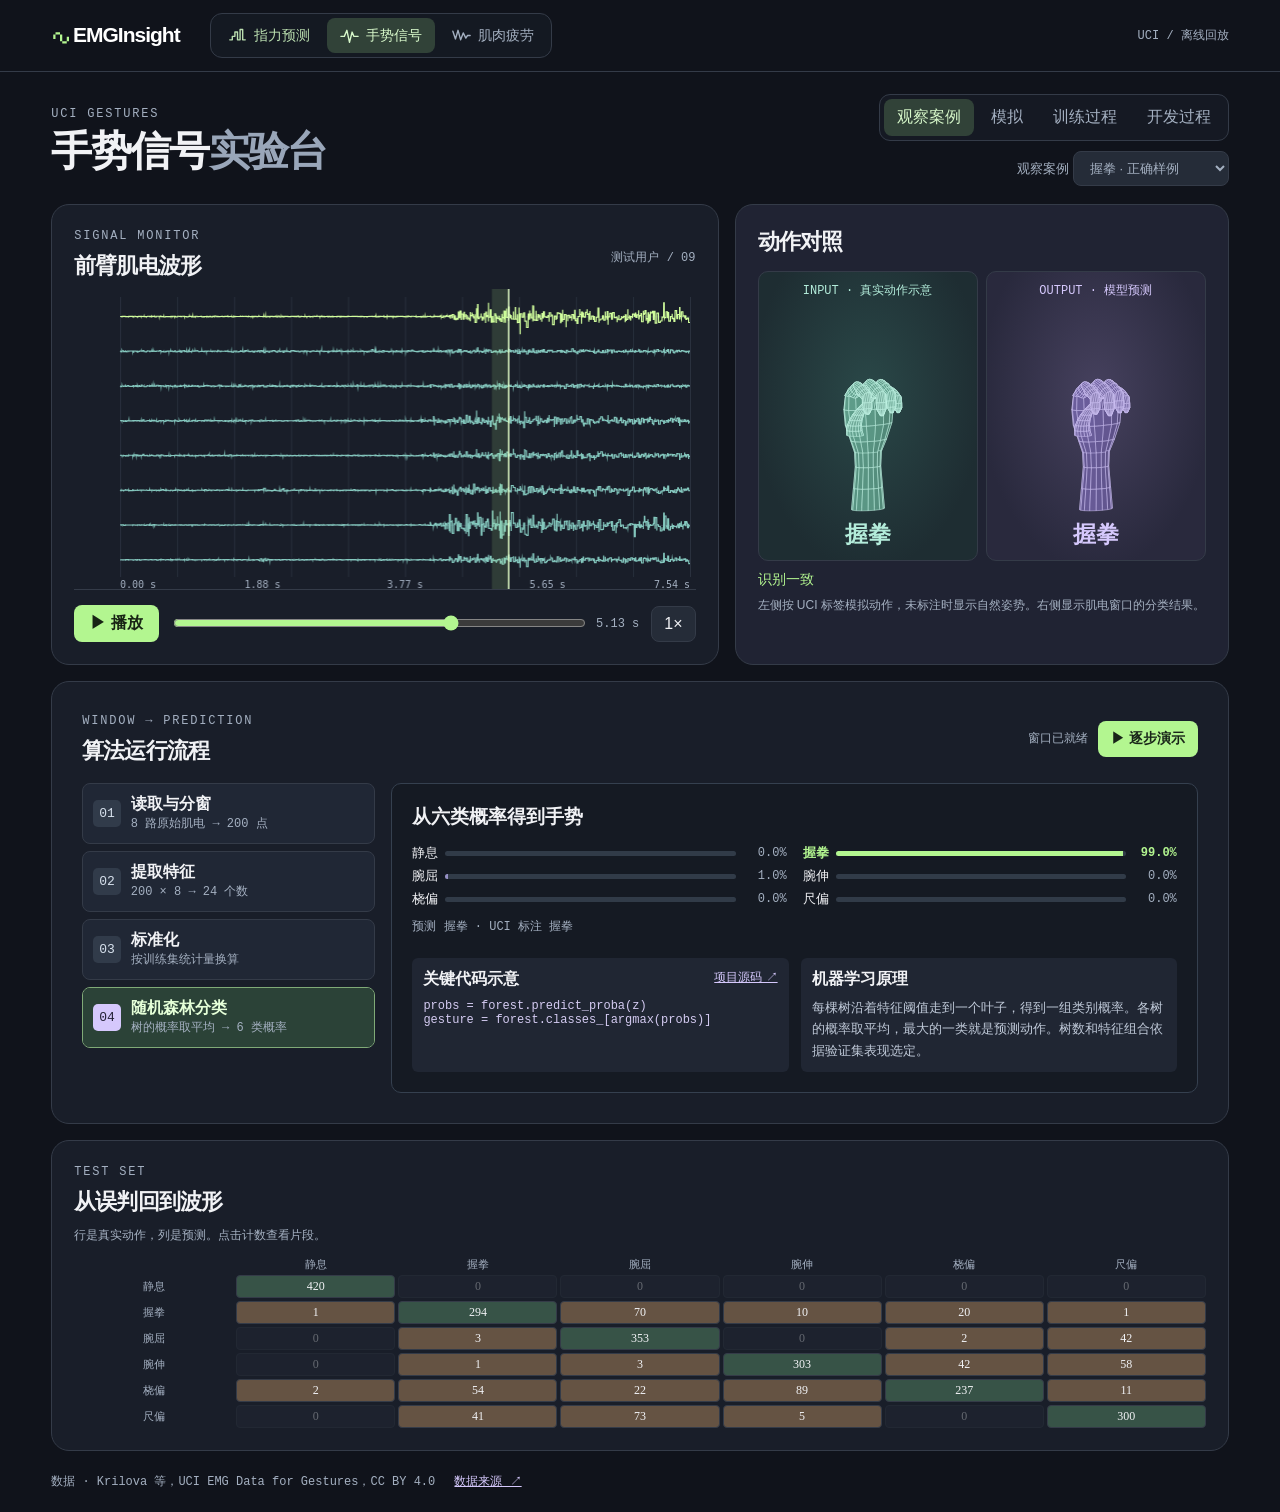
<file: index.html>
<!doctype html>
<html lang="zh-CN"><meta charset="utf-8"><meta name="viewport" content="width=device-width,initial-scale=1">
<title>EMGInsight · 手势信号实验台</title><link rel="stylesheet" href="css/style.css">
<link rel="stylesheet" href="css/development.css"><link rel="stylesheet" href="css/lab.css"><link rel="stylesheet" href="css/training.css">
<header class="labHeader" data-lab="gesture"></header><script src="js/lab.js"></script>
<main><div class="intro"><div><p class="eyebrow">UCI GESTURES</p><h1>手势信号<span>实验台</span></h1></div><div class="modeControls"><nav class="modes labViews" aria-label="实验视图"><a id="replayMode" href="#replay">观察案例</a><a id="simMode" href="#simulation">模拟</a><a id="gestureTrain" href="#training">训练过程</a><a id="gestureDev" href="#development">开发过程</a></nav><label id="casePicker">观察案例 <select id="case"></select></label></div></div>
<div id="gestureReplay"><div id="missing" hidden>请先在项目根目录运行 <code>.venv\Scripts\python.exe demo/web/export/prepare.py</code>，然后刷新。</div>
<div id="simMissing" hidden>请运行 <code>.venv\Scripts\python.exe demo/web/export/prepare.py</code> 导出模拟所需的模型，然后刷新。</div>
<section class="deck"><article class="scope"><div class="heading"><div><p class="eyebrow">SIGNAL MONITOR</p><h2 id="waveTitle">前臂肌电波形</h2></div><span id="user"></span></div><canvas id="wave" aria-label="八通道肌电信号与当前窗口"></canvas>
<div class="transport"><button id="play">▶ 播放</button><label class="slider"><input id="time" type="range" min="0" step="1" aria-label="回放位置"></label><output id="clock"></output><button id="speed" title="切换播放速度">1×</button></div></article>
<article class="pose">
  <div class="heading"><h2>动作对照</h2></div>
  <div class="posePair">
    <div class="poseView inputView">
      <small id="inputTitle">INPUT · 真实动作示意</small>
      <canvas id="truthHand" role="img" aria-label="UCI 真实标签对应的手部姿势示意"></canvas>
      <h3 id="truth"></h3>
      <div id="gestureControls" class="gestureControls" role="group" aria-label="操控模拟手" hidden></div>
    </div>
    <div class="poseView outputView">
      <small>OUTPUT · 模型预测</small>
      <canvas id="hand" role="img" aria-label="模型预测对应的手部姿势示意"></canvas>
      <h3 id="name"></h3>
    </div>
  </div>
  <p class="comparison" id="comparison"></p>
  <small class="poseNote" id="poseNote">左侧按 UCI 标签模拟动作，未标注时显示自然姿势。右侧显示肌电窗口的分类结果。</small>
</article></section>
<section id="caseFlow" class="caseFlow" aria-labelledby="flowTitle">
  <div class="heading flowHeading">
    <div><p class="eyebrow">WINDOW → PREDICTION</p><h2 id="flowTitle">算法运行流程</h2></div>
    <div class="flowActions"><output id="flowStatus"></output><button id="walkWindow" type="button">▶ 逐步演示</button></div>
  </div>
  <div class="flowGrid">
    <div id="flowSteps" class="flowSteps" role="group" aria-label="查看处理阶段">
      <button type="button"><span class="flowIndex">01</span><span><strong>读取与分窗</strong><small>8 路原始肌电 → 200 点</small></span></button>
      <button type="button"><span class="flowIndex">02</span><span><strong>提取特征</strong><small>200 × 8 → 24 个数</small></span></button>
      <button type="button"><span class="flowIndex">03</span><span><strong>标准化</strong><small>按训练集统计量换算</small></span></button>
      <button type="button"><span class="flowIndex">04</span><span><strong>随机森林分类</strong><small>树的概率取平均 → 6 类概率</small></span></button>
    </div>
    <div class="flowInspector">
      <div class="heading flowInspectorHead"><h3 id="flowStageTitle"></h3><label id="flowChannelControl">通道 <span id="caseChannel"></span></label></div>
      <div id="flowEvidence" class="flowEvidence"></div>
      <div class="flowExplainers">
        <div class="flowCode"><div class="flowCaption"><strong>关键代码示意</strong><a id="flowSource" data-source-base="./source/" target="_blank" rel="noopener">项目源码 ↗</a></div><pre><code id="flowCode"></code></pre></div>
        <div class="flowKnowledge"><strong>机器学习原理</strong><p id="flowKnowledge"></p></div>
      </div>
    </div>
  </div>
</section>
<section class="lower"><article id="compactTrace" hidden><div class="heading"><div><p class="eyebrow">EXECUTION TRACE</p><h2>算法运行流程</h2></div><label>通道 <span id="simChannel"></span></label></div>
<ol class="trace" id="trace" aria-label="算法关键环节">
  <li><span class="traceMarker" aria-hidden="true"></span><div><strong>读取与分窗</strong><code>8 路信号 → 200 点窗口，步长 100</code><small id="traceWindow"></small></div></li>
  <li><span class="traceMarker" aria-hidden="true"></span><div><strong>提取特征</strong><code>每通道算 RMS、MAV、WL → 24 个特征</code><small id="traceFeatures"></small></div></li>
  <li><span class="traceMarker" aria-hidden="true"></span><div><strong>标准化</strong><code>用训练集的均值和标准差转换特征</code><small id="traceScale"></small></div></li>
  <li><span class="traceMarker" aria-hidden="true"></span><div><strong>随机森林分类</strong><code>各树的类别概率取平均 → 输出手势</code><small id="traceResult"></small></div></li>
</ol><small id="traceNote">高亮按回放节奏重现处理顺序，数值来自当前窗口。</small></article>
<article id="testResults"><p class="eyebrow">TEST SET</p><h2>从误判回到波形</h2><small>行是真实动作，列是预测。点击计数查看片段。</small><div id="matrix"></div></article></section>
</div><div id="trainingView" hidden></div><div id="gestureDevelopment" hidden>  <p id="devMissing" hidden>请先运行 <code>.venv\Scripts\python.exe demo/web/export/prepare.py</code> 生成实验数据。</p>
  <section id="devPlayer" hidden aria-label="开发过程逐步演示">
    <nav class="devSteps" id="devSteps" aria-label="开发阶段"></nav>
    <div class="devScene">
      <div class="devCopy">
        <p class="eyebrow" id="devStageLabel"></p>
        <h2 id="devTitle"></h2>
        <p id="devDescription"></p>
        <div id="devFacts" class="devFacts"></div>
      </div>
      <div class="devVisual">
        <div class="devFrameBar"><small id="devInteraction"></small><button id="devReplay" type="button">↻ 重播图形</button></div>
        <canvas id="devCanvas" role="img"></canvas>
        <p id="devCaption"></p>
        <div id="devGroups" class="devToolRow" role="group" aria-label="选择数据集" hidden>
          <button type="button" data-group="train">训练集</button><button type="button" data-group="validation">验证集</button><button type="button" data-group="test">测试集</button>
        </div>
        <div id="devExtraction" class="devExtraction" hidden>
          <div class="devToolRow devMetricButtons" role="group" aria-label="播放特征计算">
            <button type="button" data-view="metric" data-value="rms">RMS</button>
            <button type="button" data-view="metric" data-value="mav">MAV</button>
            <button type="button" data-view="metric" data-value="wl">WL</button>
          </div>
          <label>观察通道 <select id="devChannel" aria-label="观察通道"></select></label>
          <label><input id="devIncludeWL" type="checkbox"> 加入 WL</label>
          <output id="devFeatureCount" aria-live="polite"></output>
          <label class="devRange">查看前 <output id="devSampleCount"></output> 点 <input id="devSample" aria-label="波形采样点位置" type="range" min="1" max="200" value="200"></label>
        </div>
        <div id="devMatrix" class="devToolRow" role="group" aria-label="训练矩阵动画" hidden>
          <button type="button" data-view="matrix" data-value="raw">组装 X_train</button>
          <button type="button" data-view="matrix" data-value="scaled">应用标准化</button>
        </div>
        <div id="devLogic" hidden>
          <div class="devToolRow" role="group" aria-label="逻辑回归计算步骤">
            <button type="button" data-view="logistic" data-value="scores">① 线性打分</button>
            <button type="button" data-view="logistic" data-value="softmax">② Softmax 概率</button>
            <button type="button" data-view="logistic" data-value="curve">③ 改变特征</button>
          </div>
          <label id="devSweep" hidden>移动特征值 <input id="devFeature" aria-label="改变标准化特征值" type="range" min="0" max="80" value="40"></label>
        </div>
        <label id="devNeighbors" class="devRange" hidden>邻居数 k = <output id="devKnnCount"></output> <input id="devKnn" aria-label="参与投票的邻居数量" type="range" min="1" max="15" value="15"></label>
        <div id="devBranches" class="devToolRow" role="group" aria-label="决策树路径阶段" hidden>
          <button type="button" data-depth="0">起点</button><button type="button" data-depth="1">第 1 次判断</button><button type="button" data-depth="2">第 2 次判断</button><button type="button" data-depth="3">汇总结果</button>
        </div>
        <label id="devComparison" class="devToolRow" hidden>验证配置 <select id="devCompare">
          <option value="all">各模型最佳配置</option><option>RMS+MAV</option><option>RMS+MAV+WL</option>
        </select></label>
        <div id="devArtifacts" hidden>
          <div class="devToolRow" role="group" aria-label="选择实验产物">
            <button type="button" data-view="artifact" data-value="relation">特征与类别</button>
            <button type="button" data-view="artifact" data-value="scale">标准化参数</button>
            <button type="button" data-view="artifact" data-value="weights">模型参数</button>
            <button type="button" data-view="artifact" data-value="tree">决策树结构</button>
          </div>
          <div class="devToolRow">
            <label id="devMetricControl">特征 <select id="devArtifactMetric"><option value="0">RMS</option><option value="1">MAV</option><option value="2">WL</option></select></label>
            <label id="devClassControl" hidden>逻辑回归类别 <select id="devArtifactClass"></select></label>
          </div>
        </div>
        <div id="devLive" class="devLive" aria-live="polite"></div>
      </div>
    </div>
    <div class="devControls">
      <button type="button" id="devPrev">← 上一步</button>
      <span id="devPosition" aria-live="polite"></span>
      <button type="button" id="devNext">下一步 →</button>
      <a id="devFinish" href="#replay" hidden>体验随机森林 →</a>
    </div>
    <details id="devCandidates" hidden><summary>查看 12 组验证候选与测试结果</summary><div id="devTable"></div></details>
  </section>
</div><footer>数据 · Krilova 等，UCI EMG Data for Gestures，CC BY 4.0 <a href="https://doi.org/10.24432/C5ZP5C">数据来源 ↗</a></footer></main>
<script src="data/session.js"></script><script src="data/simulator-data.js"></script><script src="js/simulation.js"></script><script src="js/hand.js"></script><script src="js/walkthrough.js"></script><script src="js/app.js"></script><script src="data/development-data.js"></script><script src="js/development_diagrams.js"></script><script src="js/development.js"></script><script src="data/training-data.js"></script><script src="js/training.js"></script></html>
</file>
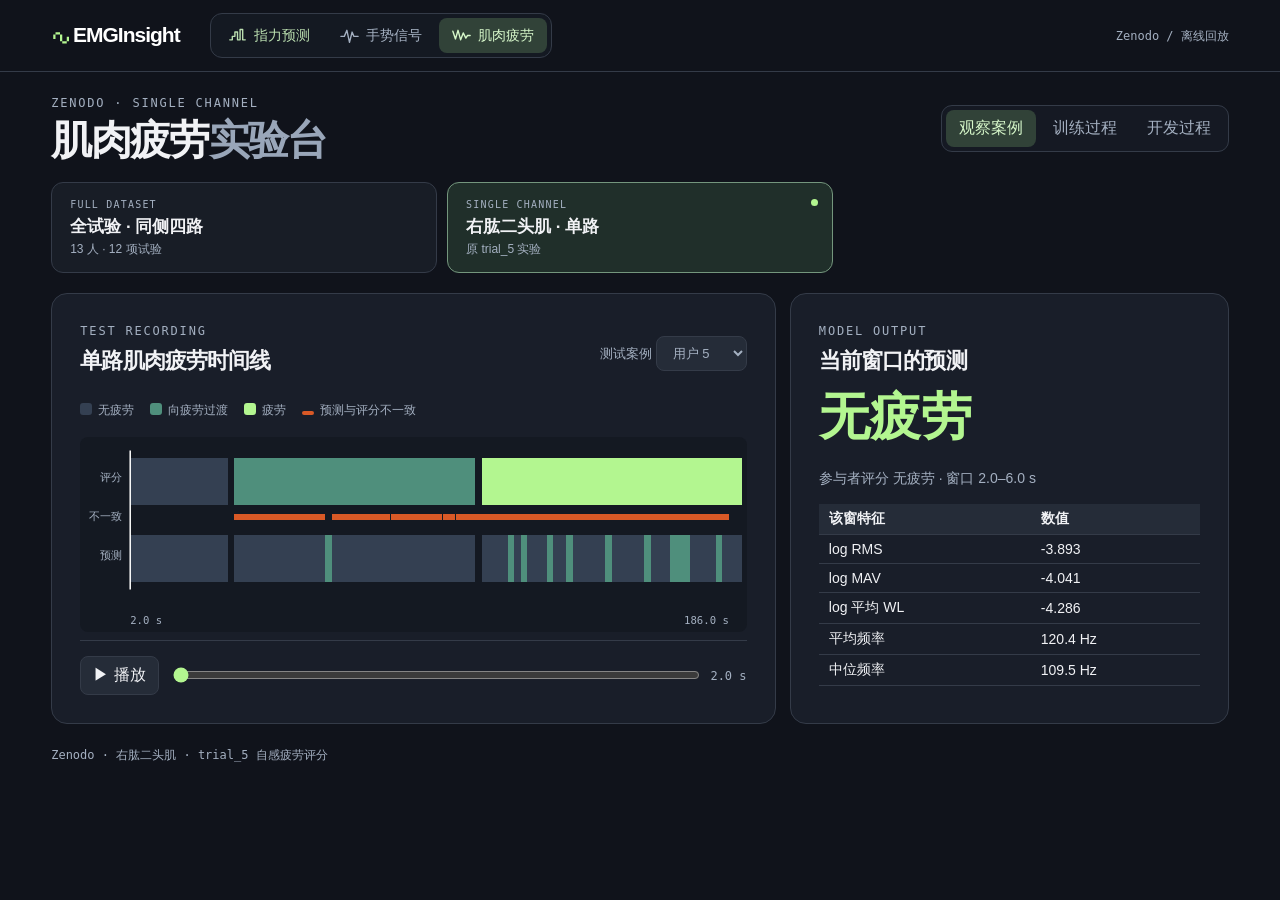
<file: fatigue-single.html>
<!doctype html><html lang="zh-CN"><meta charset="utf-8"><meta name="viewport" content="width=device-width,initial-scale=1">
<title>EMGInsight · 肌肉疲劳实验台</title><link rel="stylesheet" href="css/style.css"><link rel="stylesheet" href="css/force.css"><link rel="stylesheet" href="css/lab.css"><link rel="stylesheet" href="css/training.css">
<header class="labHeader" data-lab="fatigue"></header><script src="js/lab.js"></script><main><div class="intro"><div><p class="eyebrow">ZENODO · SINGLE CHANNEL</p><h1>肌肉疲劳<span>实验台</span></h1></div>
<nav class="modes labViews" aria-label="实验视图"><a data-view="replay" href="#fatigue/replay">观察案例</a><a data-view="training" href="#fatigue/training">训练过程</a><a data-view="development" href="#fatigue/development">开发过程</a></nav></div>
<nav class="modelRail" aria-label="选择疲劳实验"><a href="fatigue.html" ><small>FULL DATASET</small><strong>全试验 · 同侧四路</strong><span>13 人 · 12 项试验</span></a><a href="fatigue-single.html" aria-current="page"><small>SINGLE CHANNEL</small><strong>右肱二头肌 · 单路</strong><span>原 trial_5 实验</span></a></nav><div id="modelDemo"></div><div id="trainingView" hidden></div><footer>Zenodo · 右肱二头肌 · trial_5 自感疲劳评分</footer></main>
<script src="data/model-data.js"></script><script src="js/model-demo.js"></script><script src="data/training-data.js"></script><script src="js/training.js"></script></html>
</file>
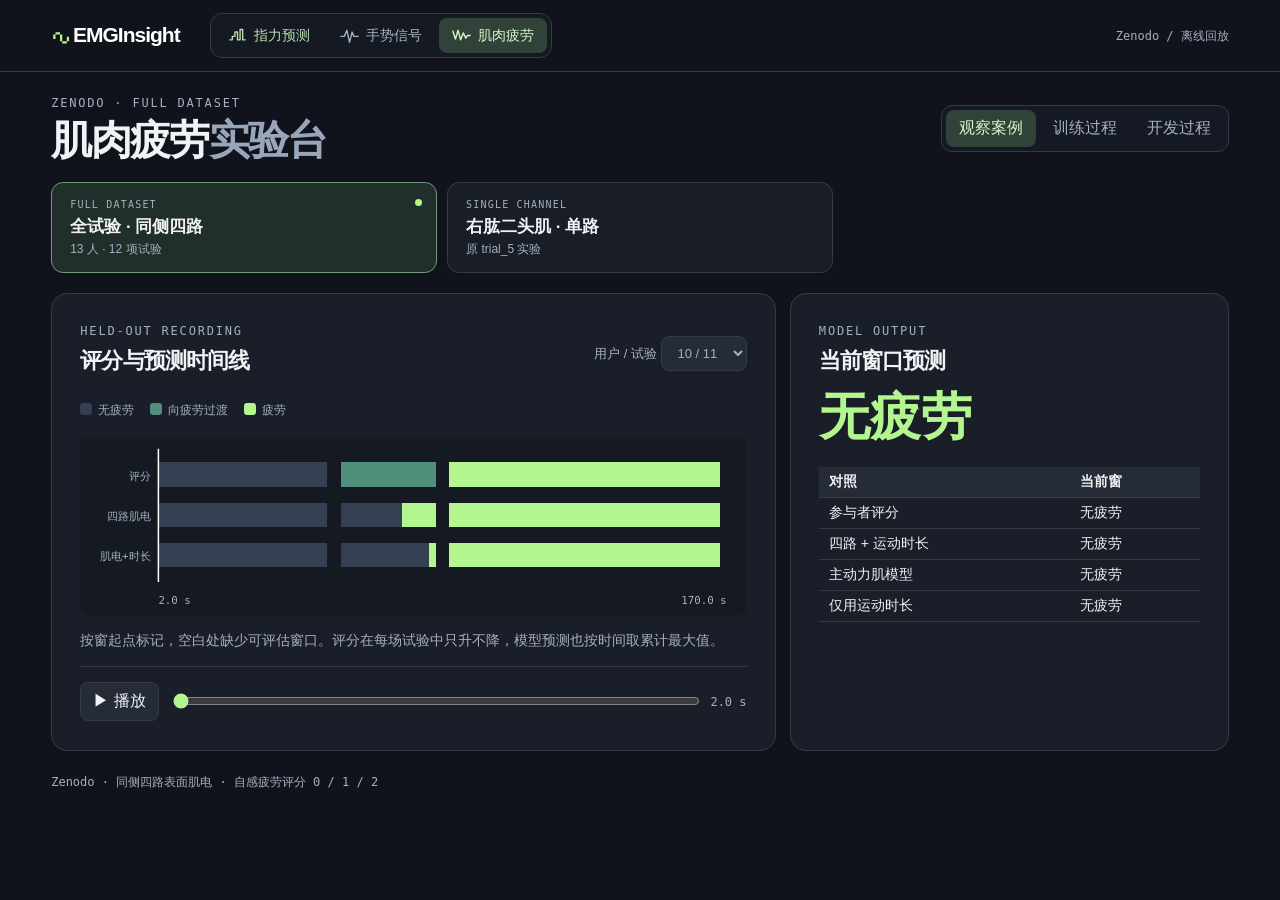
<file: fatigue.html>
<!doctype html><html lang="zh-CN"><meta charset="utf-8"><meta name="viewport" content="width=device-width,initial-scale=1">
<title>EMGInsight · 肌肉疲劳实验台</title><link rel="stylesheet" href="css/style.css"><link rel="stylesheet" href="css/force.css"><link rel="stylesheet" href="css/lab.css"><link rel="stylesheet" href="css/training.css">
<header class="labHeader" data-lab="fatigue"></header><script src="js/lab.js"></script><main><div class="intro"><div><p class="eyebrow">ZENODO · FULL DATASET</p><h1>肌肉疲劳<span>实验台</span></h1></div>
<nav class="modes labViews" aria-label="实验视图"><a data-view="replay" href="#full/replay">观察案例</a><a data-view="training" href="#full/training">训练过程</a><a data-view="development" href="#full/development">开发过程</a></nav></div>
<nav class="modelRail" aria-label="选择疲劳实验"><a href="fatigue.html" aria-current="page"><small>FULL DATASET</small><strong>全试验 · 同侧四路</strong><span>13 人 · 12 项试验</span></a><a href="fatigue-single.html" ><small>SINGLE CHANNEL</small><strong>右肱二头肌 · 单路</strong><span>原 trial_5 实验</span></a></nav><section id="fullLab"></section><footer>Zenodo · 同侧四路表面肌电 · 自感疲劳评分 0 / 1 / 2</footer></main>
<script src="data/full-fatigue-data.js"></script><script src="data/training-data.js"></script><script src="js/training.js"></script><script src="js/full-fatigue.js"></script></html>
</file>
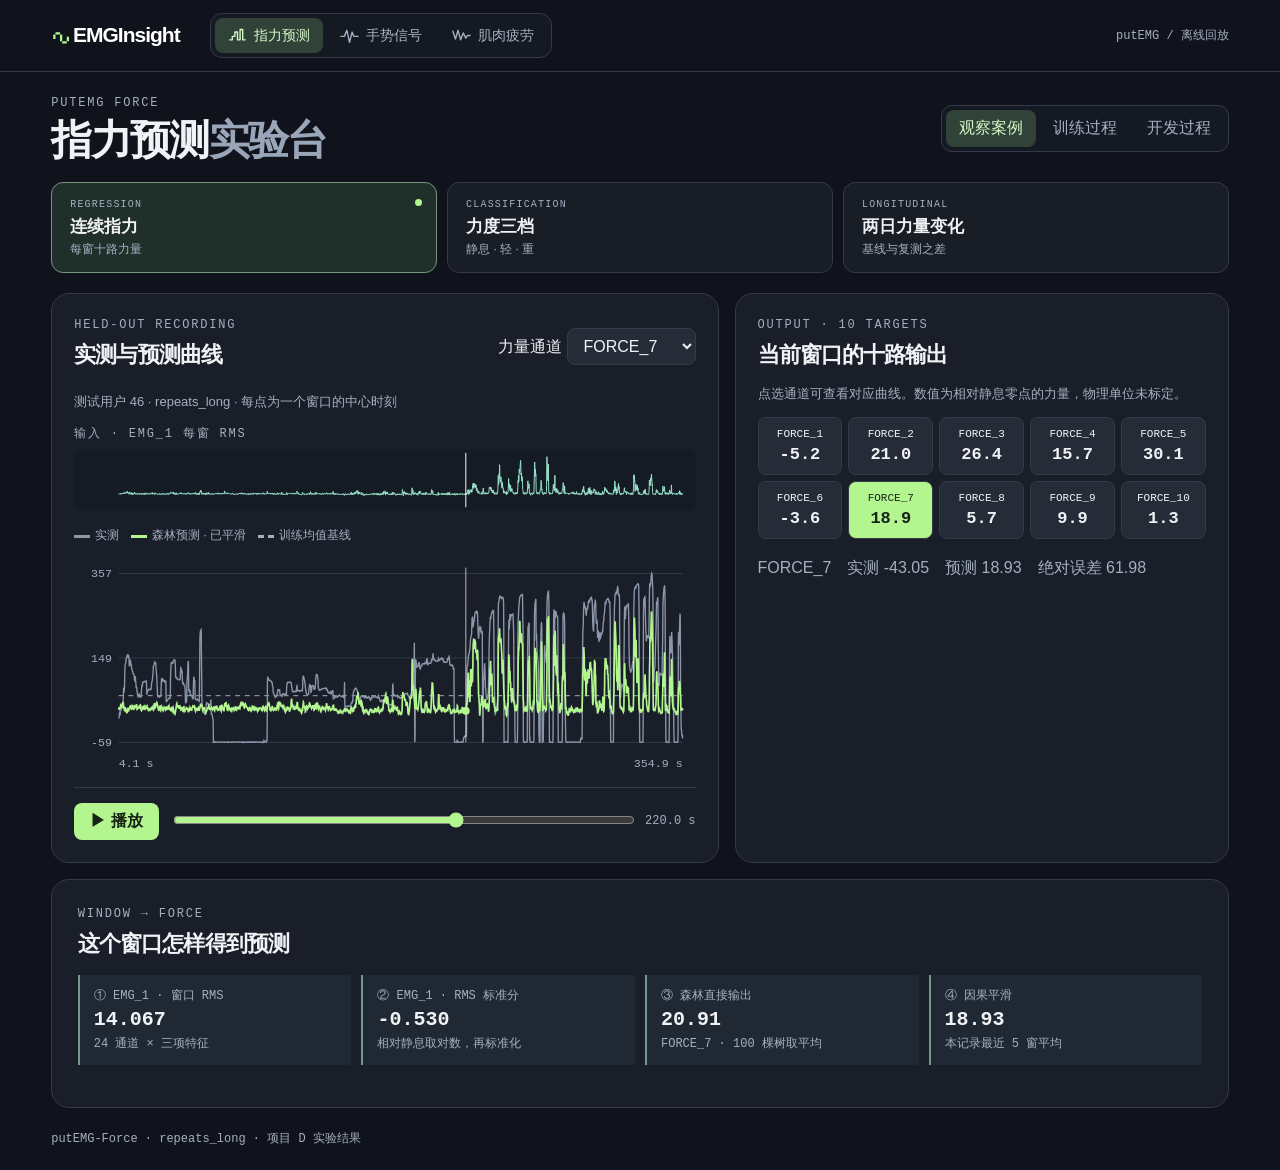
<file: force.html>
<!doctype html>
<html lang="zh-CN">
<meta charset="utf-8"><meta name="viewport" content="width=device-width,initial-scale=1">
<title>EMGInsight · 指力预测实验台</title>
<link rel="stylesheet" href="css/style.css"><link rel="stylesheet" href="css/force.css"><link rel="stylesheet" href="css/lab.css"><link rel="stylesheet" href="css/training.css">
<header class="labHeader" data-lab="force"></header><script src="js/lab.js"></script>
<main>
  <div class="intro"><div><p class="eyebrow">PUTEMG FORCE</p><h1>指力预测<span>实验台</span></h1></div>
  <nav class="modes labViews" aria-label="实验视图"><a data-view="replay" href="#continuous/replay">观察案例</a><a data-view="training" href="#continuous/training">训练过程</a><a data-view="development" href="#continuous/development">开发过程</a></nav></div>
  <nav class="modelRail" aria-label="选择指力模型">
    <a data-model="continuous" href="#continuous/replay"><small>REGRESSION</small><strong>连续指力</strong><span>每窗十路力量</span></a>
    <a data-model="levels" href="#levels/replay"><small>CLASSIFICATION</small><strong>力度三档</strong><span>静息 · 轻 · 重</span></a>
    <a data-model="change" href="#change/replay"><small>LONGITUDINAL</small><strong>两日力量变化</strong><span>基线与复测之差</span></a>
  </nav>
  <div id="modelDemo" hidden></div>
  <div id="trainingView" hidden></div>
  <p id="error" hidden>缺少实验快照。请在项目根目录运行 <code>.venv\Scripts\python.exe demo/web/export/force_export.py</code> 后刷新。</p>
  <section id="replay" class="deck" hidden>
    <article><div class="heading"><div><p class="eyebrow">HELD-OUT RECORDING</p><h2>实测与预测曲线</h2></div><label>力量通道 <select id="target"></select></label></div>
      <p class="sub" id="caseInfo"></p>
      <p class="eyebrow">输入 · EMG_1 每窗 RMS</p>
      <svg id="inputTrace" viewBox="0 0 640 64" role="img" aria-label="通道一的肌电强度特征，与下方力量曲线共用时间轴"></svg>
      <div class="legend"><span>实测</span><span>森林预测 · 已平滑</span><span>训练均值基线</span></div>
      <svg id="plot" viewBox="0 0 640 225" role="img" aria-label="当前力量通道随时间变化的三条曲线"></svg>
      <div class="transport"><button id="play">▶ 播放</button><label class="slider"><input id="seek" type="range" min="0" step="1" aria-label="记录时间"></label><output id="clock"></output></div>
    </article>
    <article><p class="eyebrow">OUTPUT · 10 TARGETS</p><h2>当前窗口的十路输出</h2><p class="sub">点选通道可查看对应曲线。数值为相对静息零点的力量，物理单位未标定。</p>
      <div id="channels"></div><p class="readout" id="difference"></p></article>
  </section>
  <section id="pipeline" class="panel" hidden><p class="eyebrow">WINDOW → FORCE</p><h2>这个窗口怎样得到预测</h2><div id="liveSteps" class="tiles"></div></section>
  <section id="development" class="panel" hidden>
    <p class="eyebrow">EXPERIMENT D · DEVELOPMENT</p><h2>从肌电记录到连续指力</h2><nav id="stages" aria-label="开发阶段"></nav>
    <div id="scene"><h3 id="stageTitle"></h3><p id="story"></p><div id="evidence"></div><pre id="code"></pre><small id="source"></small></div>
    <div class="stepControls"><button id="prev">← 上一步</button><output id="counter"></output><button id="next">下一步 →</button></div>
  </section>
  <footer>putEMG-Force · repeats_long · 项目 D 实验结果</footer>
</main>
<script src="data/force-data.js"></script><script src="js/force.js"></script><script src="data/model-data.js"></script><script src="js/model-demo.js"></script><script src="data/training-data.js"></script><script src="js/training.js"></script>
</html>
</file>
<file: css/style.css>
:root{color-scheme:dark;--bg:#10131b;--panel:#191e29;--line:#343b48;--muted:#a4b0c1;--mint:#b3f690;--lav:#d5c8fc;color:#f1f2f5;font:16px "Segoe UI","Microsoft YaHei",sans-serif}*{box-sizing:border-box}body{margin:0;background:var(--bg)}header,main{max-width:1440px;margin:auto;padding:0 clamp(18px,4vw,65px)}header{display:flex;gap:24px;align-items:center;height:70px;border-bottom:1px solid var(--line);color:var(--muted);font-size:14px}header small{margin-left:auto}.brand{font-size:21px;letter-spacing:-1px;font-weight:700;color:white}.brand b{color:var(--mint);font:36px Georgia;vertical-align:middle}.intro,.heading,.transport{display:flex;justify-content:space-between;align-items:center;gap:12px}.intro{padding:32px 0 24px}.eyebrow,small,output,#user,footer{color:var(--muted);font:12px/1.5 Consolas,"Microsoft YaHei",monospace}.eyebrow{letter-spacing:.15em;margin:0 0 6px}.intro h1{font-size:clamp(32px,4vw,60px);letter-spacing:-.06em;line-height:1.12;margin:0}.intro h1 span{color:#99a6b9}.intro label{color:var(--muted);font-size:13px}.deck,.lower{display:grid;grid-template-columns:1.65fr 1fr;gap:16px}.deck{grid-template-columns:minmax(0,1.35fr) minmax(320px,1fr)}.lower{margin-top:16px}.deck article,.lower article{min-width:0;border-radius:18px;background:var(--panel);padding:22px;border:1px solid var(--line)}h2{font-size:22px;margin:0 0 8px;letter-spacing:-.04em}button,select{font:inherit;color:inherit;border:1px solid var(--line);background:#252c38;border-radius:8px;padding:8px 12px;cursor:pointer;transition:background .18s,transform .18s}button:hover,select:hover{background:#36404c}button:active{transform:scale(.97)}:focus-visible{outline:2px solid var(--mint)}.scope canvas{display:block;width:100%;height:300px}.transport{border-top:1px solid var(--line);padding-top:15px}.slider{flex:1}.slider input{width:100%;accent-color:var(--mint)}#play{background:var(--mint);color:#172314;border:0;font-weight:700;min-width:85px}footer a{color:var(--lav)}#matrix{display:grid;grid-template-columns:repeat(7,1fr);gap:3px;margin-top:12px;text-align:center;align-items:center}#matrix button{padding:3px;font:12px Consolas;border-radius:4px}#matrix span{font-size:11px;color:var(--muted)}#matrix button:disabled{opacity:.35;cursor:default}footer{padding:22px 0}footer a{margin-left:12px}#missing{padding:20px;background:#593d28}@media(max-width:780px){.deck,.lower{grid-template-columns:1fr}.intro{align-items:flex-start;flex-direction:column}header{gap:10px}.scope canvas{height:250px}.deck article,.lower article{padding:16px}}@media(prefers-reduced-motion:reduce){*{transition:none!important}}
#wave{cursor:crosshair}
.deck .pose {
  display: flex;
  flex-direction: column;
  background: #202333;
}
.pose .heading h2 { margin: 0; }
.posePair {
  display: grid;
  grid-template-columns: repeat(2,minmax(0,1fr));
  gap: 8px;
  margin: 14px 0 0;
}
.poseView {
  min-width: 0;
  display: grid;
  grid-template-rows: auto 1fr auto;
  justify-items: center;
  text-align: center;
  padding: 10px 5px;
  border: 1px solid var(--line);
  border-radius: 10px;
}
.inputView { color: #b3ecda; background: radial-gradient(ellipse at 50% 42%,#2a4848,#1e2d32 75%); }
.outputView { color: var(--lav); background: radial-gradient(ellipse at 50% 42%,#46415e,#29293d 75%); }
.poseView small { color: inherit; }
.poseView canvas {
  display: block;
  width: 100%;
  height: clamp(142px,17vw,228px);
  opacity: 0;
  transition: opacity .15s ease;
}
.poseView h3 { margin: 0; font-size: clamp(16px,1.8vw,25px); line-height: 1.4; }
.comparison { margin: 10px 0 4px; min-height: 1.5em; font-size: 14px; }
.comparison[data-state="match"] { color: var(--mint); }
.comparison[data-state="error"] { color: #ffd29a; }
.poseNote { font-family: inherit; }
.trace { list-style: none; margin: 15px 0 10px; padding: 3px; border-radius: 10px; background: #131720; }
.trace li { display: grid; grid-template-columns: 10px minmax(0,1fr); gap: 10px; padding: 7px 10px; border: 1px solid transparent; border-radius: 7px; }
.traceMarker { width: 6px; height: 6px; margin: 8px auto 0; border-radius: 50%; background: #526070; }
.trace strong { font-size: 14px; }
.trace code { display: inline-block; margin-left: 8px; color: var(--muted); font: 12px/1.5 Consolas,"Microsoft YaHei",monospace; }
.trace small { display: block; min-height: 1.5em; font-variant-numeric: tabular-nums; }
.trace li[data-state="done"] .traceMarker { background: #789376; }
.trace li[data-state="active"] { background: #25382e; border-color: #537758; }
.trace li[data-state="active"] .traceMarker { background: var(--mint); box-shadow: 0 0 9px #b3f69072; }
.trace li[data-state="active"] strong, .trace li[data-state="active"] small { color: var(--mint); }
[hidden] { display: none !important; }
.modeControls { display: grid; justify-items: end; gap: 10px; }
.modes { display: flex; gap: 4px; padding: 4px; border: 1px solid var(--line); border-radius: 11px; background: #151923; }
.modes button { border-color: transparent; background: transparent; }
.modes button[aria-pressed="true"] { border-color: #46515e; background: #2c3641; color: var(--mint); }
#simMissing { margin-bottom: 15px; padding: 16px; border-radius: 8px; background: #593d28; }
.simulating .deck { grid-template-columns: minmax(170px,.72fr) minmax(0,1.9fr) minmax(170px,.72fr); }
.simulating .deck .pose, .simulating .posePair { display: contents; }
.simulating .deck .pose .heading, .simulating .transport { display: none; }
.simulating .scope { grid-area: 1 / 2; }
.simulating .inputView { grid-area: 1 / 1; }
.simulating .outputView { grid-area: 1 / 3; }
.simulating .poseView { align-content: start; grid-template-rows: auto auto auto auto; padding: 16px 9px; }
.simulating .poseNote { grid-area: 2 / 1 / auto / span 2; align-self: center; }
.simulating .comparison { grid-area: 2 / 3; margin: 0; }
.simulating #wave { cursor: default; }
.simulating .lower { grid-template-columns: minmax(0,1fr); }
.gestureControls { display: grid; grid-template-columns: repeat(2,minmax(0,1fr)); gap: 5px; margin-top: 12px; width: 100%; }
.gestureControls button { padding: 6px 3px; font-size: 13px; background: #253938; }
.gestureControls button:hover { background: #34504d; }
.gestureControls button[aria-pressed="true"] { background: #b3ecda; color: #132e29; border-color: #b3ecda; font-weight: 700; }
@media(max-width:780px){
  .modeControls { justify-items: start; }
  .simulating .deck { grid-template-columns: minmax(0,1fr) minmax(0,1fr); }
  .simulating .inputView { grid-area: 1 / 1; }
  .simulating .outputView { grid-area: 1 / 2; }
  .simulating .comparison { grid-area: 2 / 1 / auto / span 2; }
  .simulating .scope { grid-area: 3 / 1 / auto / span 2; }
  .simulating .poseNote { grid-area: 4 / 1 / auto / span 2; }
}
.caseFlow {
  --flow-progress: 1;
  margin-top: 16px;
  padding: clamp(16px,3vw,30px);
  background: #191e29;
  border: 1px solid var(--line);
  border-radius: 18px;
}
.caseFlow h2,.caseFlow h3 { margin: 0; }
.flowHeading { flex-wrap: wrap; }
.flowActions { display: flex; flex-wrap: wrap; gap: 10px; align-items: center; }
#walkWindow { background: var(--mint); color: #182418; border-color: transparent; font-size: 14px; font-weight: 700; }
#walkWindow:disabled { cursor: default; opacity: .48; }
.flowGrid { display: grid; grid-template-columns: minmax(195px,.8fr) minmax(0,2.2fr); gap: 16px; margin-top: 17px; }
.flowSteps { display: grid; align-content: start; gap: 7px; }
.flowSteps button { position: relative; isolation: isolate; overflow: hidden; display: grid; grid-template-columns: auto minmax(0,1fr); align-items: center; gap: 10px; text-align: left; background: #202735; padding: 10px; }
.flowSteps button::after { content:""; position: absolute; z-index: -1; inset: 0; background: #2b4237; transform-origin: left; transform: scaleX(0); }
.flowSteps button:hover { border-color: #677588; }
.flowSteps button[data-state="active"] { border-color: #80aa77; color: #e5ffd8; }
.flowSteps button[data-state="active"]::after { transform: scaleX(var(--flow-progress)); }
.flowSteps button[aria-pressed="true"] .flowIndex { background: #d5c8fc; color: #232036; }
.flowSteps button small { display:block; }
.flowIndex { padding: 6px; border-radius: 5px; color: #d7e1ed; background: #313b4a; font: 13px Consolas,monospace; }
.flowInspector { padding: clamp(12px,2vw,20px); border: 1px solid #35404f; border-radius: 10px; background: #151a23; min-width: 0; }
.flowInspectorHead { flex-wrap: wrap; }
.flowInspectorHead label { color: var(--muted); font-size: 13px; }
.flowEvidence { min-height: 100px; margin: 14px 0; }
.flowEmpty { color: var(--muted); }
.windowRail { display: grid; grid-template-columns: repeat(3,1fr); grid-template-rows: repeat(2,auto); gap: 5px 0; margin-bottom: 7px; }
.windowRail span { padding: 9px; text-align: center; border-radius: 6px; font-size: 13px; }
.currentSpan { grid-column: 1 / 3; background: #324e41; color: #dcffcb; }
.nextSpan { grid-column: 2 / 4; grid-row: 2; background: #36334e; color: var(--lav); }
.flowMetrics { display: grid; grid-template-columns: repeat(3,minmax(0,1fr)); gap: 6px; }
.flowMetrics > div { min-width: 0; padding: 8px; border-radius: 6px; background: #242e39; }
.flowMetrics strong { display:block; font: clamp(14px,2vw,23px) Consolas,monospace; color: var(--mint); overflow-wrap: anywhere; }
.probabilities { display: grid; grid-template-columns: repeat(2,minmax(0,1fr)); gap: 5px 16px; margin-bottom: 8px; }
.probability { display: grid; grid-template-columns: auto minmax(0,1fr) 44px; align-items: center; gap: 7px; font-size: 13px; }
.probability small { text-align: right; }
.probability[data-winner="true"] span, .probability[data-winner="true"] small { color: var(--mint); font-weight: 700; }
.probability meter { width: 100%; height: 10px; }
.probability meter::-webkit-meter-bar { background: #313b48; border: 0; }
.probability meter::-webkit-meter-optimum-value { background: #9690c4; }
.probability[data-winner="true"] meter::-webkit-meter-optimum-value { background: var(--mint); }
.flowExplainers { display: grid; grid-template-columns: repeat(2,minmax(0,1fr)); gap: 12px; }
.flowCode,.flowKnowledge { min-width:0; padding: 11px; background: #202633; border-radius: 6px; }
.flowCaption { display:flex; flex-wrap: wrap; justify-content:space-between; gap:5px; }
.flowCaption a { color: var(--lav); font-size:12px; }
.flowCode pre { margin: 9px 0 0; white-space: pre-wrap; overflow-wrap: anywhere; color: #d4cbf2; font-size: 12px; }
.flowKnowledge p { margin: 7px 0 0; font-size: 13px; line-height: 1.65; color: #bfc9d8; }
.lower { grid-template-columns: minmax(0,1fr); }
@media(max-width:780px) {
  .flowGrid,.flowExplainers { grid-template-columns: minmax(0,1fr); }
  .flowSteps { grid-template-columns: repeat(2,minmax(0,1fr)); }
  .probabilities { grid-template-columns: minmax(0,1fr); }
}
</file>
<file: css/development.css>
.devSteps { display: grid; grid-template-columns: repeat(8,minmax(0,1fr)); gap: 6px; }
.devSteps button { display: flex; gap: 8px; align-items: center; text-align: left; min-width: 0; padding: 8px; font-size: 13px; }
.devSteps button span:first-child { color: var(--muted); font: 12px Consolas,monospace; }
.devSteps button[aria-current="step"] { color: var(--mint); border-color: #7eac75; background: #263b31; }
.devScene { display: grid; grid-template-columns: minmax(220px,.9fr) minmax(0,2.1fr); gap: 22px; margin-top: 12px; padding: clamp(14px,3vw,34px); border: 1px solid var(--line); border-radius: 17px; background: #191e29; }
.devCopy h2 { font-size: clamp(25px,3vw,40px); line-height: 1.17; margin: 10px 0; }
#devDescription { font-size: 15px; line-height: 1.75; color: #cbd3e0; }
.devFacts { display: grid; gap: 10px; margin-top: 18px; }
.devFact { display: grid; gap: 3px; padding: 9px 11px; background: #222c38; border-radius: 6px; min-width: 0; }
.devFact strong { color: var(--mint); font-size: 17px; }
.devVisual { min-width: 0; align-self: start; padding: 12px; border-radius: 10px; background: #111620; border: 1px solid #333d4d; }
#devCanvas { display: block; width: 100%; aspect-ratio: 760/335; }
#devCaption { margin: 8px 4px; color: var(--muted); font-size: 13px; line-height: 1.6; }
#devSweep { display: flex; gap: 8px; align-items: center; margin: 10px 4px 1px; color: var(--lav); font-size: 13px; }
#devFeature { flex: 1; min-width: 0; accent-color: var(--mint); }
.devExtraction { display: flex; flex-wrap: wrap; gap: 10px 16px; align-items: center; margin: 8px 4px; color: var(--lav); font-size: 13px; }
.devExtraction select { padding: 3px 6px; }
.devExtraction input { accent-color: var(--mint); }
.devExtraction output { color: var(--mint); }
.devControls { display: flex; flex-wrap: wrap; justify-content: space-between; align-items: center; gap: 8px; margin: 14px 0; }
.devControls button:disabled { opacity: .4; cursor: default; }
#devNext,#devFinish { background: var(--mint); color: #172914; font-weight: 700; }
#devFinish { border-radius: 8px; padding: 9px 12px; text-decoration: none; }
#devCandidates { border: 1px solid var(--line); padding: 12px; border-radius: 8px; }
#devCandidates summary { cursor: pointer; }
#devTable { overflow-x: auto; }
#devTable table { border-collapse: collapse; margin-top: 10px; width: 100%; font-size: 13px; }
#devTable th,#devTable td { text-align: left; padding: 6px; border-bottom: 1px solid var(--line); white-space: nowrap; }
#devTable .bestConfig { color: var(--mint); }
@media(max-width:800px) {
  .devScene { grid-template-columns: minmax(0,1fr); gap: 10px; }
  .devFacts { grid-template-columns: repeat(auto-fit,minmax(120px,1fr)); margin-top: 9px; }
  .devSteps button { flex-direction: column; align-items: flex-start; gap: 3px; }
}
@media(max-width:600px) { .devSteps { grid-template-columns: repeat(4,minmax(0,1fr)); } }
.devFrameBar { display:flex; align-items:center; justify-content:space-between; gap:8px; padding:2px 2px 9px; border-bottom:1px solid #293749; }
.devFrameBar small { color:var(--lav); }
#devReplay { padding:5px 9px; font-size:12px; }
#devCanvas.scrubbable { cursor:ew-resize; touch-action:pan-y; }
.devToolRow,.devRange { display:flex; flex-wrap:wrap; align-items:center; gap:6px; margin:7px 4px; font-size:13px; color:#cdd7e5; }
.devRange input { min-width:90px; flex:1; accent-color:var(--mint); }
.devToolRow button { padding:6px 8px; font-size:13px; }
.devToolRow button[aria-pressed="true"] { background:#2c4639; color:#dcffc9; border-color:#64866b; }
.devToolRow select { padding:4px 6px; }
.devExtraction .devRange { flex-basis:100%; margin-inline:0; }
.devMetricButtons { flex-basis:100%; margin-inline:0; }
.devLive { min-height:2em; margin:9px 4px 0; padding:6px 9px; border-radius:5px; background:#1e2936; color:var(--mint); font-size:13px; line-height:1.5; }
</file>
<file: css/lab.css>
@media(prefers-reduced-motion:no-preference){main{animation:labReveal .22s ease-out}}
.labHeader {gap:clamp(12px,2.4vw,34px);min-height:72px;height:auto;padding-block:12px;flex-wrap:wrap}
.labHeader .brand {white-space:nowrap}
.labNav,.labViews {display:flex;align-items:center;gap:4px}
.labNav {padding:4px;border:1px solid var(--line);background:#141922;border-radius:12px}
.labNav a,.labViews a {display:inline-flex;align-items:center;gap:7px;text-decoration:none;border-radius:8px;padding:8px 13px;color:var(--muted);transition:background .18s,color .18s}
.labNav svg {width:19px;height:19px;fill:none;stroke:currentColor;stroke-width:1.6;stroke-linecap:round;stroke-linejoin:round}
.labNav a:first-child {color:#bbdfb0}
.labNav a[aria-current],.labViews a[aria-current] {background:#314238;color:#d7f8ca}
.labNav a:hover,.labViews a:hover {background:#293440;color:#fff}
.modelRail {display:grid;grid-template-columns:repeat(3,minmax(0,1fr));gap:10px;margin-bottom:20px}
.modelRail a {position:relative;padding:14px 18px;display:grid;gap:3px;align-content:center;text-decoration:none;color:inherit;background:#181d26;border:1px solid var(--line);border-radius:12px;transition:background .2s,border-color .2s}
.modelRail a[aria-current] {background:#202f2a;border-color:#74967d}
.modelRail a[aria-current]::after {content:"";position:absolute;right:14px;top:16px;width:7px;height:7px;border-radius:50%;background:var(--mint)}
.modelRail small {font-size:10px;letter-spacing:.12em}.modelRail strong{font-size:17px}.modelRail span{font-size:12px;color:var(--muted)}
.modelRail a:hover {border-color:#89958f}
.caseGrid {display:grid;grid-template-columns:minmax(0,1.65fr) minmax(260px,1fr);gap:14px}
.modelCard {min-width:0;background:var(--panel);border:1px solid var(--line);border-radius:16px;padding:clamp(16px,2.2vw,32px)}
.caseTools,.sceneControls,.demoNav {display:flex;flex-wrap:wrap;align-items:center;gap:8px}
.caseTools {justify-content:space-between;margin-bottom:18px}.caseTools label{font-size:13px;color:var(--muted)}
.casePlot {display:block;width:100%;margin:18px 0 8px;background:#141922;border-radius:8px}
.casePlot text {fill:var(--muted);font:11px Consolas,monospace}
.demoValue {font:600 clamp(28px,4vw,55px)/1.15 "Segoe UI","Microsoft YaHei",sans-serif;margin:12px 0 20px;color:var(--mint)}
.demoDetail {color:var(--muted);font-size:14px;line-height:1.65}
.barRow {display:grid;grid-template-columns:minmax(64px,1fr) minmax(60px,2fr) auto;align-items:center;gap:10px;margin:11px 0;font-size:13px}
.barRow i {display:block;background:#2a3241;border-radius:4px;height:6px;overflow:hidden}
.barRow b {display:block;width:var(--width);height:100%;background:#a3dcb1;transition:width .2s}
.sceneControls {border-top:1px solid var(--line);margin-top:17px;padding-top:13px;justify-content:space-between}
.demoNav {margin-bottom:14px}.demoNav button[aria-current]{background:var(--mint);color:#142119}
.exampleScrub {display:grid;gap:8px;margin-top:14px;color:var(--muted);font-size:13px}.exampleScrub input{width:100%;accent-color:var(--mint)}
.demoScene {display:grid;grid-template-columns:minmax(0,1fr) minmax(0,1.2fr);gap:22px}
.demoScene pre {font-size:13px;overflow-wrap:anywhere}.demoScene h3 {font-size:24px;margin:8px 0}
.labReveal {animation:labReveal .24s ease-out}@keyframes labReveal {from{opacity:.25;transform:translateY(5px)}to{opacity:1;transform:none}}
.casePlot line,.casePlot path,.casePlot polyline {vector-effect:non-scaling-stroke}
@media(max-width:760px){.caseGrid,.demoScene{grid-template-columns:1fr}.labHeader small{display:none}.labHeader{gap:7px}.labNav a{font-size:13px;padding:7px}.modelRail{gap:5px}.modelRail a{padding:10px}.modelRail strong{font-size:14px}.modelRail small{font-size:8px;letter-spacing:0}.modelRail span{font-size:11px}.modelRail a[aria-current]::after{display:none}}
@media(prefers-reduced-motion:reduce){.labReveal,::view-transition-group(*){animation:none!important}}
.bandLegend{display:flex;flex-wrap:wrap;gap:6px 16px;font-size:12px;color:var(--muted)}
.bandLegend i{display:inline-block;width:12px;height:12px;border-radius:3px;margin-right:6px;vertical-align:-1px}
.casePlot rect{shape-rendering:crispEdges}
/* 指力台图例沿用新配色：实测为中性灰虚线，模型为薄荷绿 */
.legend span:before{border-color:#8b96a8!important;border-top-style:solid!important}
.legend span:nth-child(2):before{border-color:#b3f690!important;border-top-style:solid!important}
.legend span:nth-child(3):before{border-color:#a7afbc!important;border-top-style:dashed!important}
/* 收紧标题区：把首屏留给实验内容 */
.intro{padding:22px 0 18px}
.intro h1{font-size:clamp(28px,3.2vw,44px);letter-spacing:-.04em}
.devChart{margin:4px 0 14px}
</file>
<file: css/training.css>
/* 训练过程视图：沿用实验台的深色面板、薄荷绿强调色和圆角体系。 */
.trainView{border:1px solid var(--line);border-radius:18px;background:var(--panel);padding:clamp(16px,2.2vw,30px);display:grid;gap:20px}
.tvSteps{list-style:none;margin:0;padding:0;display:grid;grid-template-columns:repeat(auto-fit,minmax(118px,1fr));gap:6px;counter-reset:s}
.tvSteps button{width:100%;display:flex;align-items:center;gap:9px;text-align:left;background:#141922;border-color:transparent;padding:10px 12px;color:var(--muted);position:relative}
.tvSteps button span{font:12px Consolas,monospace;color:#6f7b8c}
.tvSteps button[data-done="true"]{color:#c9d4c4}.tvSteps button[data-done="true"] span{color:#7fa173}
.tvSteps button[aria-current]{background:#243329;border-color:#5c7d5f;color:var(--mint)}
.tvSteps button[aria-current] span{color:var(--mint)}
.tvStage{display:grid;grid-template-columns:minmax(240px,.82fr) minmax(0,2fr);gap:clamp(16px,2.6vw,36px);align-items:start}
.tvCount{margin:0 0 8px;color:var(--muted);font:12px/1.5 Consolas,"Microsoft YaHei",monospace;letter-spacing:.04em}
.tvTitle{font-size:clamp(22px,2.2vw,30px);line-height:1.25;margin:0 0 14px}
.tvLead{margin:0 0 14px;line-height:1.75;font-size:15px;color:#dfe4ea}.tvLead b{color:var(--mint);font-weight:600}
.tvWhy{margin:0;padding:12px 14px;border-left:2px solid #4c5a6b;background:#151a23;border-radius:0 8px 8px 0;color:var(--muted);font-size:13.5px;line-height:1.7}
.tvFigureWrap,.tvEmbed{position:relative;min-width:0;background:#141922;border-radius:12px;padding:12px 14px 6px}
.tvEmbed{margin-top:14px}
.tvBar{display:flex;justify-content:space-between;align-items:center;gap:10px;flex-wrap:wrap;margin-bottom:4px}
.tvActions{display:flex;gap:6px}.tvActions button{padding:5px 10px;font-size:13px}
.tvLegend{display:flex;flex-wrap:wrap;gap:6px 14px;font-size:12px;color:var(--muted)}
.tvKey{display:inline-flex;align-items:center;gap:6px}
.tvKey i{display:inline-block;width:9px;height:9px;border-radius:50%;background:var(--c)}
.tvKey i.line{width:16px;height:0;border-radius:0;border-top:2px solid var(--c);background:none}
.tvKey i.dash{width:16px;height:0;border-radius:0;border-top:2px dashed var(--c);background:none}
.tvKey i.ring{background:none;border:2px solid var(--c);width:7px;height:7px}
.tvFigure svg{display:block;width:100%;height:auto;overflow:visible}
.tvFigure .tvTable{max-height:340px}
.tvAxis{margin:2px 0 4px;color:#7f8b9c;font-size:12px;min-height:1em}
.tvTip{position:absolute;left:0;top:0;z-index:3;max-width:min(360px,80%);pointer-events:none;background:#0c0f15;border:1px solid #3d4757;border-radius:8px;padding:7px 10px;font-size:12.5px;line-height:1.5;color:#eef1f4;box-shadow:0 6px 18px #0008}
.tvNav{display:flex;align-items:center;gap:14px;border-top:1px solid var(--line);padding-top:16px}
.tvProgress{flex:1;height:3px;border-radius:3px;background:#2a3240;overflow:hidden}
.tvProgress i{display:block;height:100%;background:var(--mint);transition:width .35s ease}
.tvNext:not(:disabled){background:var(--mint);color:#172314;border-color:transparent;font-weight:600}
.tvMissing{padding:18px;border-radius:10px;background:#3d3326}

/* SVG 文本与标记 */
.tvGrid{stroke:#2b3240;stroke-width:1}
.tvTick{fill:#8793a4;font:11px Consolas,"Microsoft YaHei",monospace}
.tvGroup{fill:#b5bfcc;font-weight:600}
.tvLabel,.tvHead{fill:#c5ccd6;font:600 13px "Segoe UI","Microsoft YaHei",sans-serif}
.tvHead{font-size:15px}
.tvId{fill:#0f141b;font:600 10px Consolas,monospace;pointer-events:none}
.tvRowLabel{fill:#c5ccd6;font:13px "Segoe UI","Microsoft YaHei",sans-serif}
.tvStrong{fill:#eef6e9;font-weight:600}
.tvValue{fill:#eef1f4;font:600 13px Consolas,monospace}
.tvDirect{font:600 12px "Segoe UI","Microsoft YaHei",sans-serif}
.tvCallout{fill:var(--mint);font:600 13px "Segoe UI","Microsoft YaHei",sans-serif}
[data-tip]{cursor:pointer}
.tvFigure circle[data-tip]:hover{stroke:#fff}

/* 动画：.play 加在 svg 上后进入终态；减少动态效果时直接显示终态。 */
.tvFade{opacity:0;transition:opacity .45s ease var(--d,0ms)}
.play .tvFade{opacity:1}
.tvMove{transform:translate(var(--x0),var(--y0));transition:transform .75s cubic-bezier(.2,.75,.25,1) var(--d,0ms)}
.play .tvMove{transform:translate(var(--x1),var(--y1))}
.tvGrow{transform:scaleX(0);transform-box:fill-box;transform-origin:left;transition:transform .8s cubic-bezier(.2,.75,.25,1) var(--d,0ms)}
.play .tvGrow{transform:none}
.tvDraw{stroke-dashoffset:1;transition:stroke-dashoffset 1.5s ease-in-out var(--d,0ms)}
.tvDraw.tvSolid{stroke-dasharray:1}
.tvDraw:not(.tvSolid){stroke-dasharray:.012 .01}
.play .tvDraw.tvSolid{stroke-dashoffset:0}
.tvDraw:not(.tvSolid){opacity:0;transition:opacity .6s ease 1.2s}
.play .tvDraw:not(.tvSolid){opacity:1}
.tvScanRect{transform:scaleX(0);transform-box:fill-box;transform-origin:left;transition:transform var(--t) linear}
.play .tvScanRect{transform:none}
.tvScanLine{stroke:#e9f7e1;stroke-width:1;opacity:.55;transform:translateX(var(--x0));transition:transform var(--t) linear,opacity .3s ease var(--t)}
.play .tvScanLine{transform:translateX(var(--x1));opacity:0}
.tvWin{opacity:0;transition:opacity .35s ease var(--d,0ms)}
.play .tvWin{opacity:1}
.play .tvWin circle{animation:tvPulse 1.6s ease-out calc(var(--d,0ms) + 200ms) 2}
@keyframes tvPulse{0%{stroke-width:2}40%{stroke-width:5;stroke-opacity:.5}100%{stroke-width:2}}
.tvPool{transition:opacity .4s ease 1.6s}.play .tvPool{opacity:.35}

@media(max-width:900px){.tvStage{grid-template-columns:1fr}}
@media(max-width:560px){.tvSteps{grid-template-columns:repeat(3,1fr)}.tvSteps button{padding:8px;font-size:13px;flex-direction:column;align-items:flex-start;gap:2px}.tvNav button{padding:8px 10px}}
@media(prefers-reduced-motion:reduce){.tvFade,.tvMove,.tvGrow,.tvDraw,.tvScanRect,.tvScanLine,.tvWin,.tvPool,.tvProgress i{transition:none!important;animation:none!important}}
.tvStill .tvFade,.tvStill .tvMove,.tvStill .tvGrow,.tvStill .tvDraw,.tvStill .tvScanRect,.tvStill .tvScanLine,.tvStill .tvWin,.tvStill .tvPool{transition:none!important;animation:none!important}
.tvCallout,.tvDirect,.tvGroup{paint-order:stroke;stroke:#141922;stroke-width:5px;stroke-linejoin:round}
/* 窄屏时图表保持可读的最小宽度，只在图表内部横向滚动 */
@media(max-width:700px){.tvFigure{overflow-x:auto;-webkit-overflow-scrolling:touch}.tvFigure svg{min-width:620px}.tvFigure .tvTable{min-width:0}}
#fullTraining{margin-bottom:16px}
</file>
<file: css/force.css>
[hidden]{display:none!important}
.modes a{color:var(--muted);text-decoration:none;padding:8px 14px;border-radius:6px}
.modes a[aria-current],#channels button[aria-pressed=true],#stages button[aria-pressed=true]{background:var(--mint);color:#182318}
.panel{margin-top:16px;border:1px solid var(--line);border-radius:18px;padding:clamp(16px,2vw,32px);background:var(--panel)}
.sub,#story,.readout{color:var(--muted);line-height:1.65}.sub{font-size:13px}
.legend,#stages,.stepControls{display:flex;gap:12px;align-items:center;flex-wrap:wrap}
.legend{font-size:12px;color:var(--muted)}.legend span:before{content:"";display:inline-block;width:16px;border-top:3px solid #9ae3cb;vertical-align:middle;margin-right:5px}
.legend span:nth-child(2):before{border-color:#d5c8fc}.legend span:nth-child(3):before{border-color:#a7afbc;border-top-style:dashed}
#plot{width:100%;display:block;margin:12px 0}#plot text{fill:var(--muted);font:12px Consolas,monospace}
#channels{display:grid;grid-template-columns:repeat(5,minmax(0,1fr));gap:6px}#channels button{padding:10px 2px;font:11px Consolas,monospace}#channels strong{display:block;font-size:17px;margin-top:5px}
.tiles{display:grid;grid-template-columns:repeat(auto-fit,minmax(150px,1fr));gap:10px;margin:16px 0}
.tile{border-left:2px solid #75988b;background:#202933;padding:12px 14px}.tile strong{display:block;font:600 20px/1.5 Consolas,"Microsoft YaHei",monospace}.tile small{display:block}
#stages{margin:20px 0;gap:6px}#scene{border-top:1px solid var(--line);padding:12px 0;min-height:260px}
#scene h3{font-size:24px;margin:10px 0}pre{white-space:pre-wrap;background:#10151b;color:var(--mint);padding:14px;border-radius:8px}
.stepControls{justify-content:space-between;border-top:1px solid var(--line);padding-top:16px}button:disabled{opacity:.4}
.scrollTable{max-height:260px;overflow:auto;margin-top:14px}table{width:100%;border-collapse:collapse;font-size:14px;font-variant-numeric:tabular-nums}th,td{text-align:left;padding:6px 10px;border-bottom:1px solid var(--line)}th{position:sticky;top:0;background:#252c38}
.enter{animation:arrive .28s ease-out}@keyframes arrive{from{opacity:.3;transform:translateY(5px)}}
@media(max-width:680px){header{height:auto;min-height:64px;flex-wrap:wrap;padding-block:8px}header>span{display:none}header small{margin-left:0}.heading{flex-wrap:wrap}.tiles{grid-template-columns:1fr 1fr}}
@media(prefers-reduced-motion:reduce){.enter{animation:none}}

.diagram{margin:16px 0;padding:16px;border:1px solid var(--line);border-radius:12px;background:#141923}
.diagram svg{display:block;width:100%;max-width:680px;height:auto}
.diagram figcaption{margin-top:8px;color:var(--muted);font-size:13px}
#inputTrace{display:block;width:100%;background:#151b24;border-radius:8px;margin-bottom:16px}
</file>
